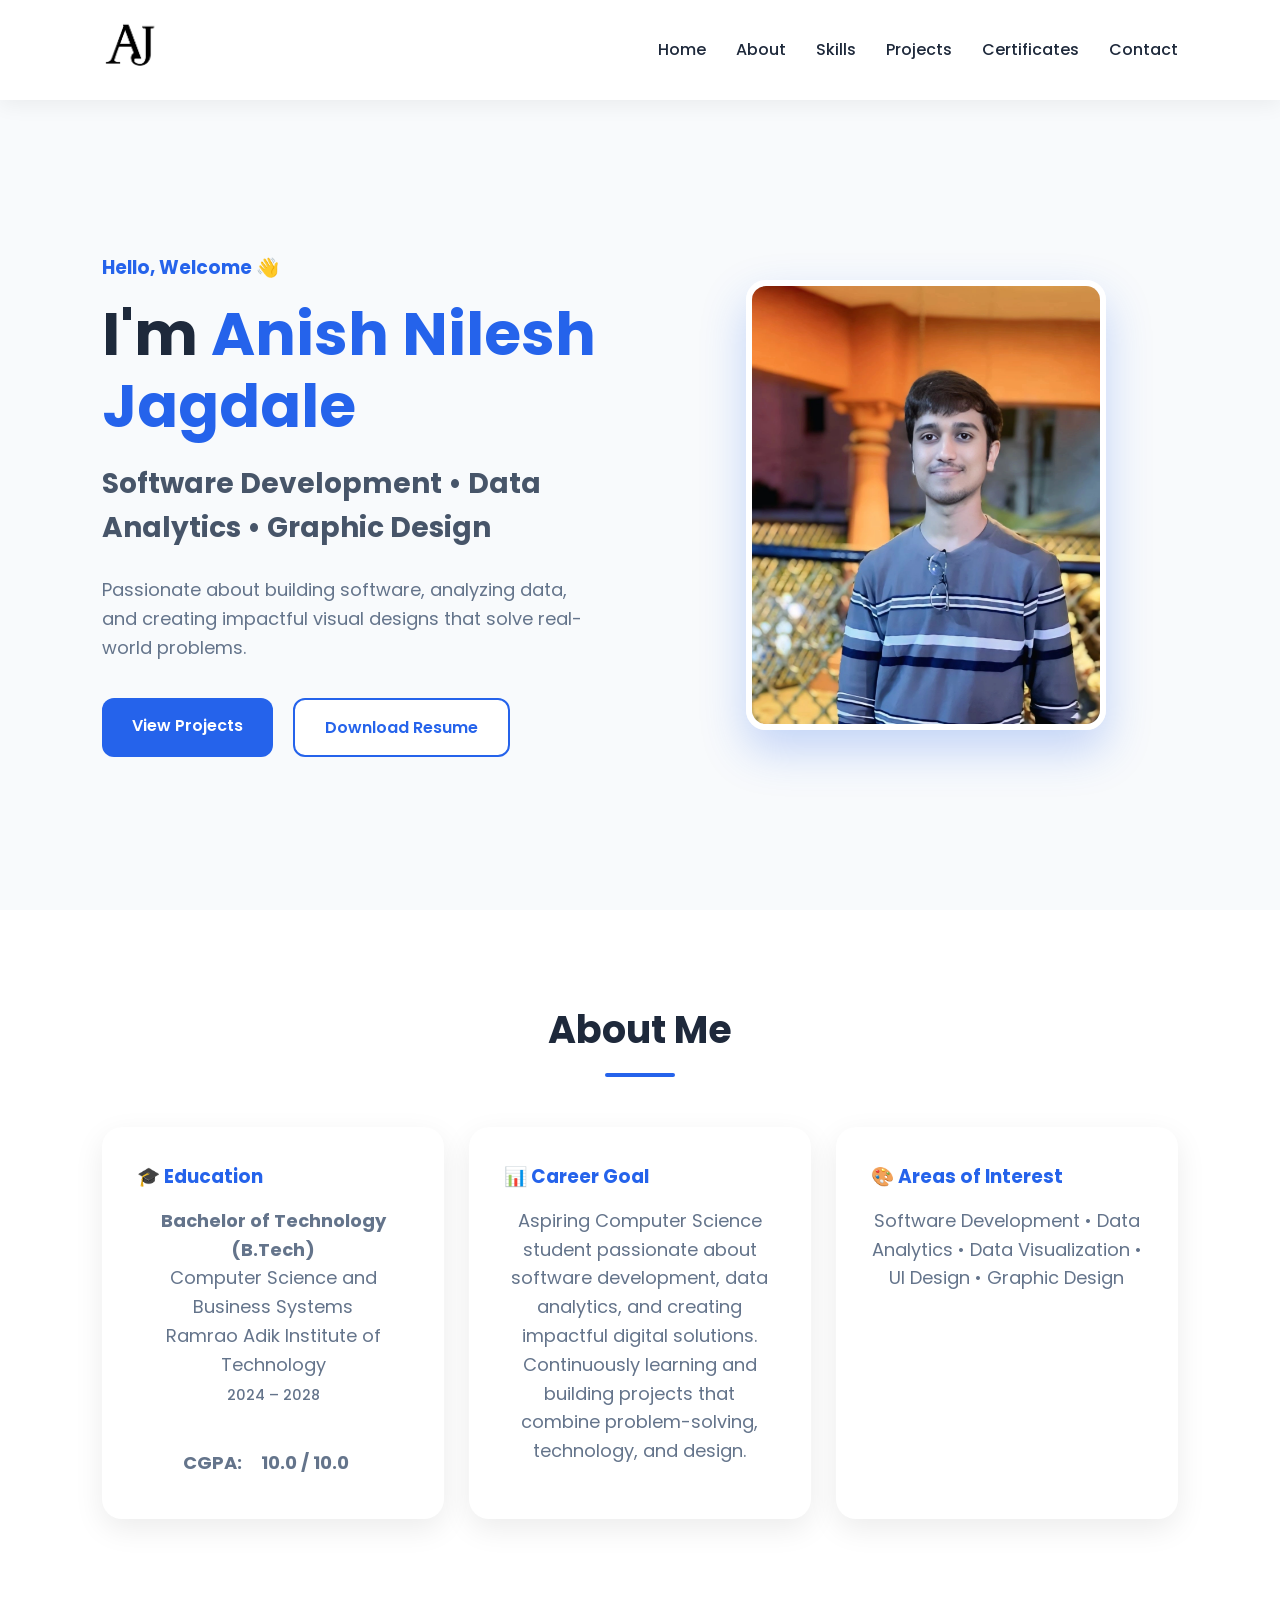
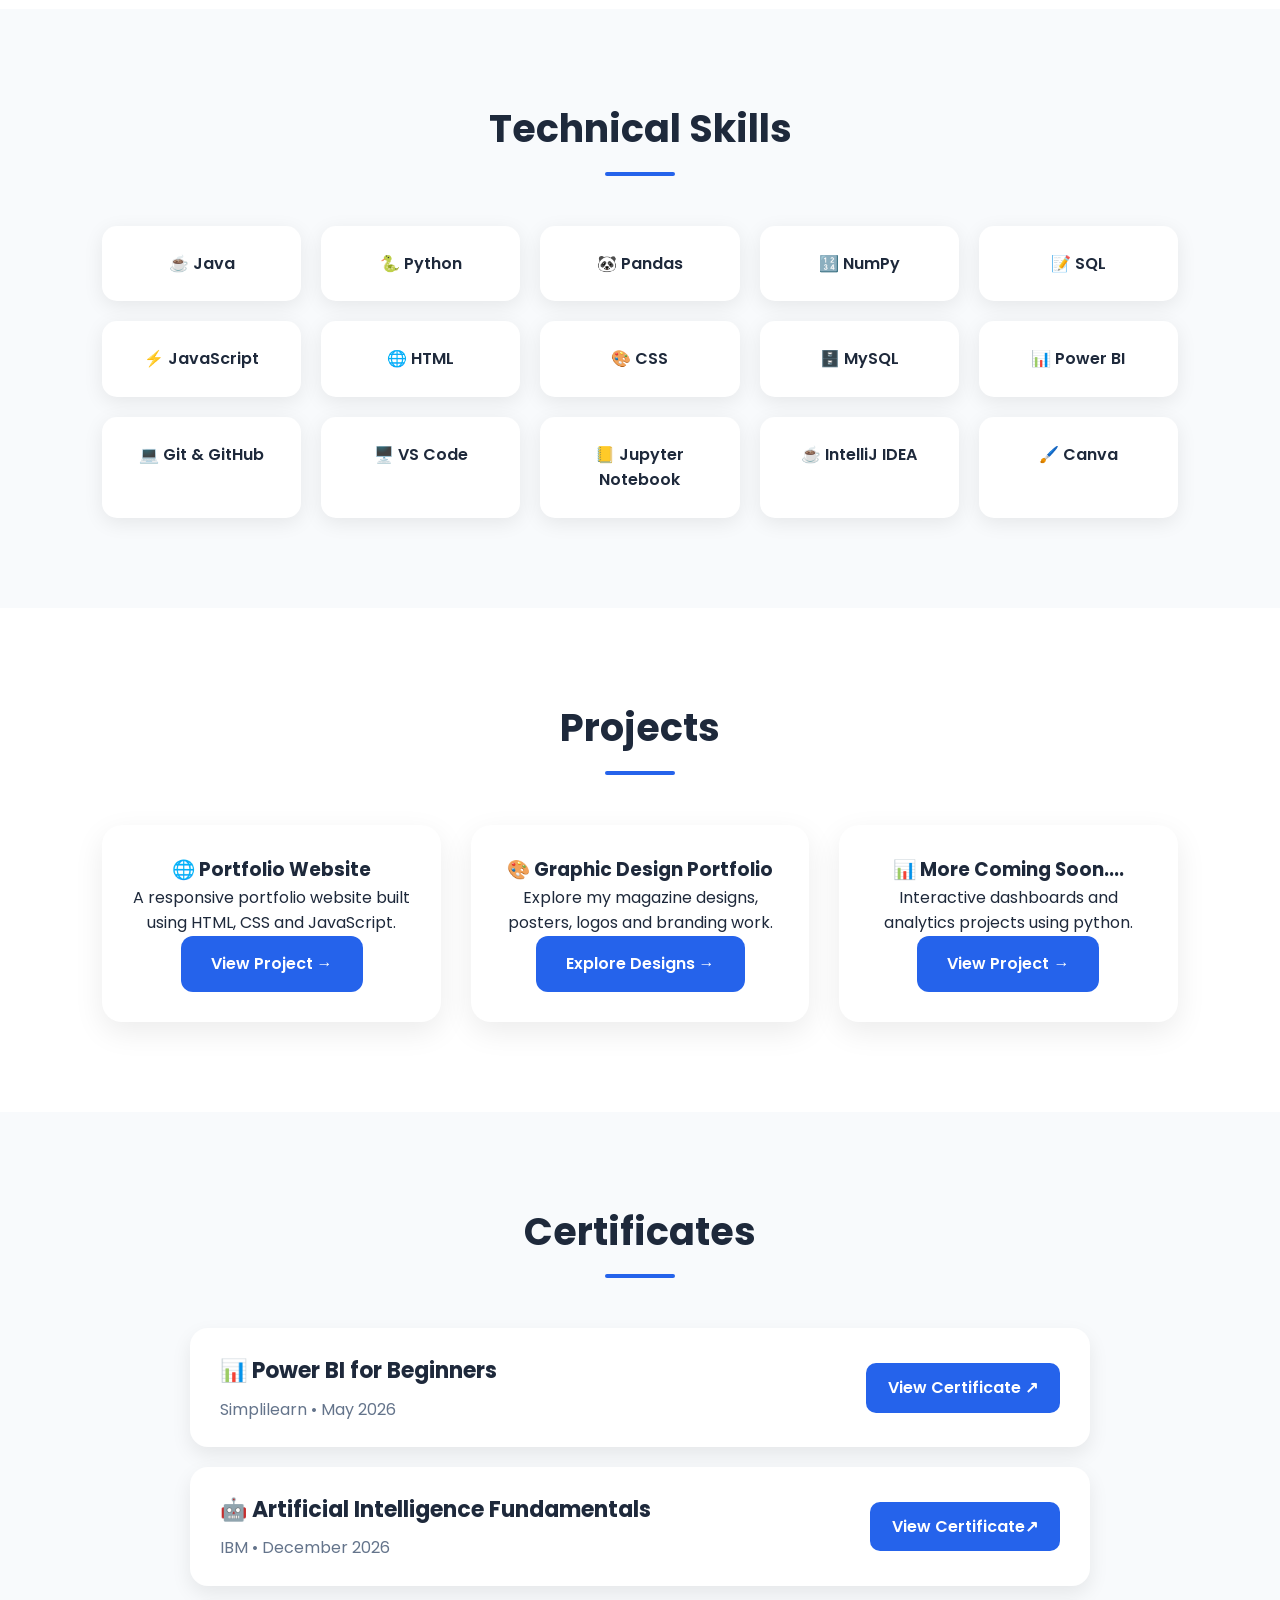
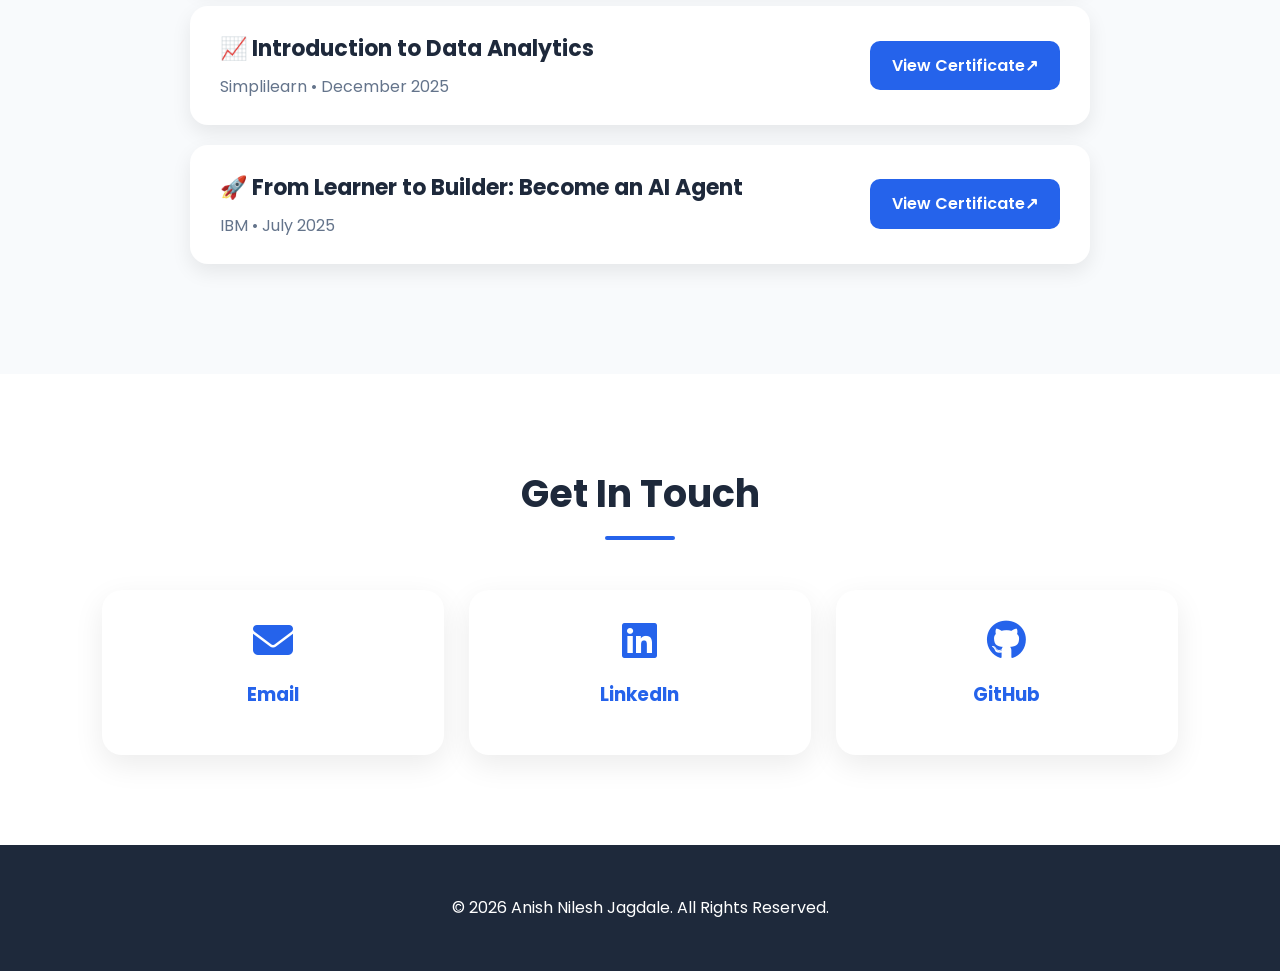
<file: index.html>
<!DOCTYPE html>
<html lang="en">

<head>
    <meta charset="UTF-8">
    <meta name="viewport" content="width=device-width, initial-scale=1.0">

    <title>Anish Jagdale | Portfolio</title>

    <link rel="stylesheet" href="style.css">

    <!-- Google Fonts -->
    <link rel="preconnect" href="https://fonts.googleapis.com">
    <link rel="preconnect" href="https://fonts.gstatic.com" crossorigin>
    <link href="https://fonts.googleapis.com/css2?family=Poppins:wght@300;400;500;600;700&display=swap" rel="stylesheet">
    <link rel="stylesheet"
href="https://cdnjs.cloudflare.com/ajax/libs/font-awesome/6.6.0/css/all.min.css">
</head>

<body>

    <!-- ================= NAVBAR ================= -->

    <header>

        <nav>
<a href="#home" class="logo">
    <img src="assets/images/logo.png" alt="Anish Logo">
</a>

            <ul>

                <li><a href="#home">Home</a></li>

                <li><a href="#about">About</a></li>

                <li><a href="#skills">Skills</a></li>

                <li><a href="#projects">Projects</a></li>

                <li><a href="#certificates">Certificates</a></li>

                <li><a href="#contact">Contact</a></li>

            </ul>

        </nav>

    </header>



    <!-- ================= HERO ================= -->

    <section id="home" class="hero">

        <div class="hero-text">

            <h3>Hello, Welcome 👋</h3>

            <h1>
                I'm
                <span>Anish Nilesh Jagdale</span>
            </h1>

<h2>
    Software Development • Data Analytics • Graphic Design
</h2>

<p>
    Passionate about building software, analyzing data, and creating impactful visual designs that solve real-world problems.
</p>

            <div class="hero-buttons">

                   <a href="#projects" class="btn">
        View Projects
    </a>

    <a href="assets/resume.pdf"
       class="btn secondary-btn"
       download>
        Download Resume
    </a>

            </div>

        </div>



        <div class="hero-image">

            <img src="assets/images/profile.webp"
                 alt="Anish Jagdale">

        </div>

    </section>



    <!-- ================= ABOUT ================= -->

<section id="about" class="about">

    <h2 class="section-title">About Me</h2>

    <div class="about-container">

        <!-- Education -->
<div class="about-card">
    <h3>🎓 Education</h3>

    <p>
        <strong>Bachelor of Technology (B.Tech)</strong><br>
        Computer Science and Business Systems<br>
        Ramrao Adik Institute of Technology<br>
        <span class="edu-year">2024 – 2028</span><br><br>

        <strong>CGPA:</strong>
        <span class="cgpa-highlight">10.0 / 10.0</span>
    </p>
</div>

        <!-- Career Goal -->
        <div class="about-card">
            <h3>📊 Career Goal</h3>
            <p>
                Aspiring Computer Science student passionate about software development,
                data analytics, and creating impactful digital solutions. Continuously
                learning and building projects that combine problem-solving,
                technology, and design.
            </p>
        </div>

        <!-- Interests -->
        <div class="about-card">
            <h3>🎨 Areas of Interest</h3>
            <p>
                Software Development • Data Analytics • Data Visualization • UI Design • Graphic Design
            </p>
        </div>

    </div>

</section>



    <!-- ================= SKILLS ================= -->

<!-- Skills Section -->
<section id="skills" class="skills">

    <h2 class="section-title">Technical Skills</h2>

    <div class="skill-grid">

<div class="skill-card">☕ Java</div>
<div class="skill-card">🐍 Python</div>
<div class="skill-card">🐼 Pandas</div>
<div class="skill-card">🔢 NumPy</div>
<div class="skill-card">📝 SQL</div>
<div class="skill-card">⚡ JavaScript</div>
<div class="skill-card">🌐 HTML</div>
<div class="skill-card">🎨 CSS</div>
<div class="skill-card">🗄️ MySQL</div>
<div class="skill-card">📊 Power BI</div>
<div class="skill-card">💻 Git & GitHub</div>
<div class="skill-card">🖥️ VS Code</div>
<div class="skill-card">📒 Jupyter Notebook</div>
<div class="skill-card">☕ IntelliJ IDEA</div>
<div class="skill-card">🖌️ Canva</div>

    </div>

</section>



    <!-- ================= PROJECTS ================= -->

<section id="projects" class="projects">

    <h2 class="section-title">Projects</h2>

    <div class="project-grid">

        <div class="project-card">

            <h3>🌐 Portfolio Website</h3>

            <p>
                A responsive portfolio website built using HTML, CSS and JavaScript.
            </p>

            <a href="portfolio-website.html" class="btn">
                View Project →
            </a>

        </div>

        <div class="project-card">

            <h3>🎨 Graphic Design Portfolio</h3>

            <p>
                Explore my magazine designs, posters, logos and branding work.
            </p>

            <a href="Graphic.html" class="btn">
                Explore Designs →
            </a>

        </div>

        <div class="project-card">

            <h3>📊 More Coming Soon....</h3>

            <p>
                Interactive dashboards and analytics projects using python.
            </p>

            <a href="data-analytics.html" class="btn">
                View Project →
            </a>

        </div>

    </div>

</section>



    <!-- ================= CERTIFICATES ================= -->

<section id="certificates" class="certificates">

    <h2 class="section-title">Certificates</h2>

    <div class="certificate-list">

        <div class="certificate-item">

            <div class="certificate-info">
                <h3>📊 Power BI for Beginners</h3>
                <p>Simplilearn • May 2026</p>
            </div>

            <a href="assets/certificates/power-bi-for-beginners.pdf"
               target="_blank"
               class="certificate-btn">
                View Certificate ↗
            </a>

        </div>

        <div class="certificate-item">

            <div class="certificate-info">
                <h3>🤖 Artificial Intelligence Fundamentals</h3>
                <p>IBM • December 2026</p>
            </div>

            <a href="assets/certificates/artificial-intelligence-fundamentals.pdf"
               target="_blank"
               class="certificate-btn">
                View Certificate↗
            </a>

        </div>

        <div class="certificate-item">

            <div class="certificate-info">
                <h3>📈 Introduction to Data Analytics</h3>
                <p>Simplilearn • December 2025</p>
            </div>

            <a href="assets/certificates/introduction-to-data-analytics.pdf"
               target="_blank"
               class="certificate-btn">
                View Certificate↗
            </a>

        </div>

        <div class="certificate-item">

            <div class="certificate-info">
                <h3>🚀 From Learner to Builder: Become an AI Agent</h3>
                <p>IBM • July 2025</p>
            </div>

            <a href="assets/certificates/ai-agent.pdf"
               target="_blank"
               class="certificate-btn">
                View Certificate↗
            </a>

        </div>

    </div>

</section>


    <!-- ================= CONTACT ================= -->

<section id="contact" class="contact">

    <h2 class="section-title">Get In Touch</h2>

    <div class="contact-container">

<div class="contact-card">

    <a href="mailto:anishjagdale11@gmail.com" class="contact-link">

        <i class="fas fa-envelope"></i>

        <h3>Email</h3>

    </a>

</div>
<div class="contact-card">

    <a href="https://www.linkedin.com/in/anishjagdale2442" 
       target="_blank"
       class="contact-link">

        <i class="fab fa-linkedin"></i>

        <h3>LinkedIn</h3>

    </a>

</div>


<div class="contact-card">

    <a href="https://github.com/AnishJagdale" 
       target="_blank"
       class="contact-link">

        <i class="fab fa-github"></i>

        <h3>GitHub</h3>

    </a>

</div>

    </div>

</section>



    <!-- ================= FOOTER ================= -->

    <footer>

        <p>

            © 2026 Anish Nilesh Jagdale. All Rights Reserved.

        </p>

    </footer>



    <script src="script.js"></script>

</body>

</html>
</file>
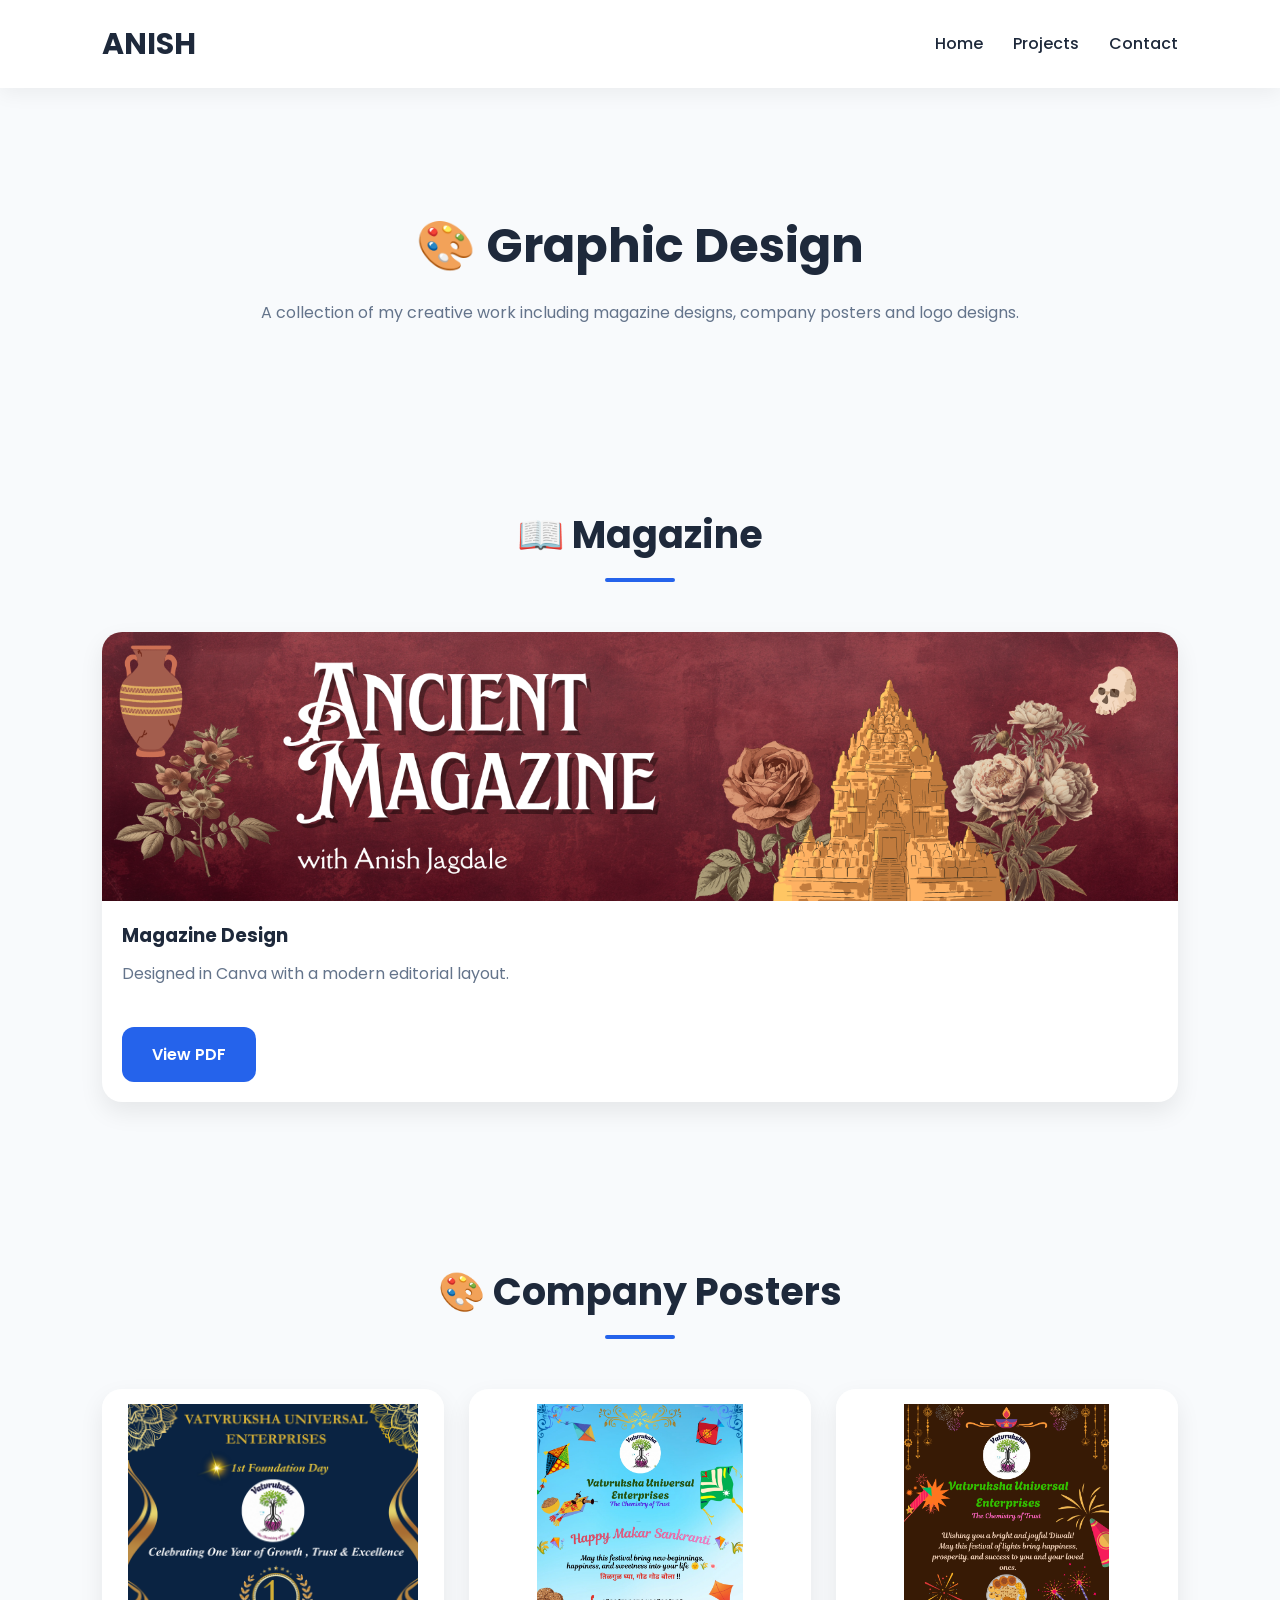
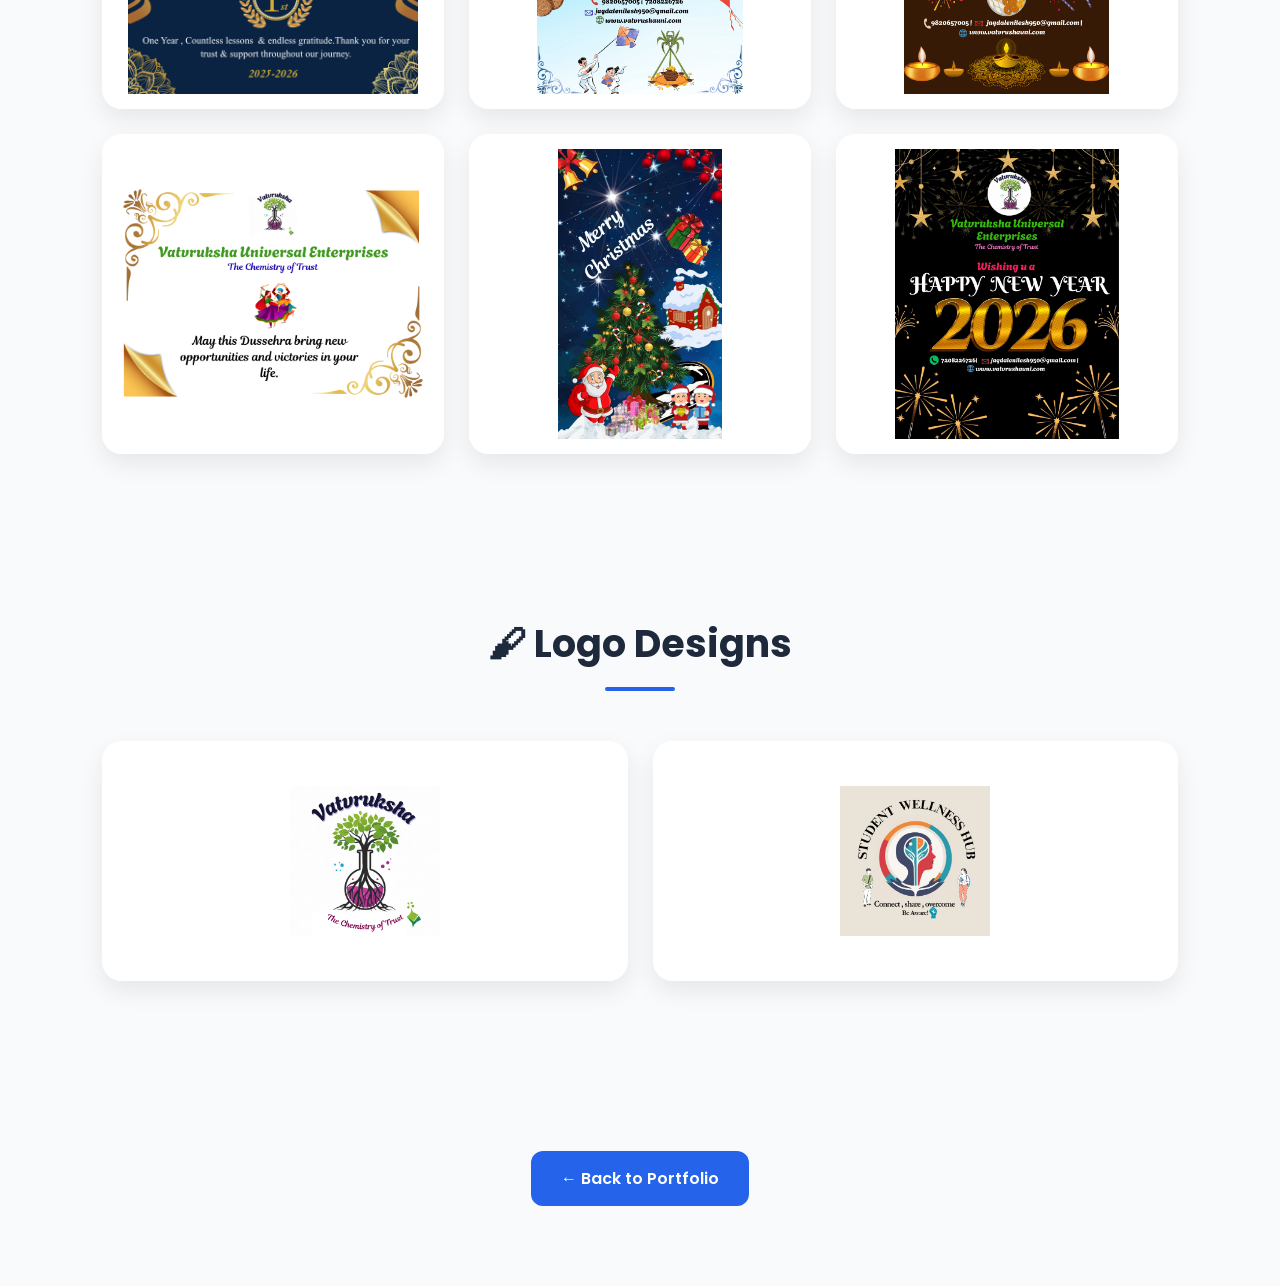
<file: Graphic.html>
<!DOCTYPE html>
<html lang="en">

<head>

    <meta charset="UTF-8">
    <meta name="viewport" content="width=device-width, initial-scale=1.0">

    <title>Graphic Design | Anish Jagdale</title>

    <link rel="stylesheet" href="style.css">

</head>

<body>

<!-- ================= HEADER ================= -->

<header>

    <nav>

        <a href="index.html" class="logo">
            <h2>ANISH</h2>
        </a>

        <ul>
            <li><a href="index.html">Home</a></li>
            <li><a href="index.html#projects">Projects</a></li>
            <li><a href="index.html#contact">Contact</a></li>
        </ul>

    </nav>

</header>


<!-- ================= PAGE TITLE ================= -->

<section class="project-page">

    <h1>🎨 Graphic Design </h1>

    <p class="subtitle">
        A collection of my creative work including magazine designs,
        company posters and logo designs.
    </p>

</section>


<!-- ================= MAGAZINE ================= -->

<section class="gallery">

    <h2 class="section-title">📖 Magazine</h2>

    <div class="design-card">

        <img src="assets/images/magazine-cover.png"
             class="magazine-img"
             alt="Magazine Cover">

        <h3>Magazine Design</h3>

        <p>
            Designed in Canva with a modern editorial layout.
        </p>

        <a href="assets/pdf/magazine.pdf"
           target="_blank"
           class="btn">

            View PDF

        </a>

    </div>

</section>


<!-- ================= COMPANY POSTERS ================= -->

<section class="gallery">

    <h2 class="section-title">🎨 Company Posters</h2>

    <div class="gallery-grid">

        <div class="design-card">

            <div class="poster-box">

                <img src="assets/images/poster1.jpg"
                     class="poster-img"
                     alt="Poster 1">

            </div>

        </div>


        <div class="design-card">

            <div class="poster-box">

                <img src="assets/images/poster2.jpg"
                     class="poster-img"
                     alt="Poster 2">

            </div>

        </div>


        <div class="design-card">

            <div class="poster-box">

                <img src="assets/images/poster3.png"
                     class="poster-img"
                     alt="Poster 3">

            </div>

        </div>


        <div class="design-card">

            <div class="poster-box">

                <img src="assets/images/poster4.png"
                     class="poster-img"
                     alt="Poster 4">

            </div>

        </div>

        <div class="design-card">

    <div class="poster-box">

        <img src="assets/images/poster5.jpg"
             class="poster-img"
             alt="Poster 5">

    </div>

</div>

        <div class="design-card">

    <div class="poster-box">

        <img src="assets/images/poster6.jpg"
             class="poster-img"
             alt="Poster 6">

    </div>

</div>

    </div>

</section>


<!-- ================= LOGO DESIGNS ================= -->

<section class="gallery">

    <h2 class="section-title">🖌 Logo Designs</h2>

    <div class="gallery-grid">

        <div class="design-card">

            <div class="logo-box">

                <img src="assets/images/logo1.jpg"
                     class="logo-img"
                     alt="Company Logo">

            </div>

        </div>


        <div class="design-card">

            <div class="logo-box">

                <img src="assets/images/logo2.jpeg"
                     class="logo-img"
                     alt="NGO Logo">

            </div>

        </div>

    </div>

</section>


<!-- ================= BACK BUTTON ================= -->

<section class="back-btn">

    <a href="index.html" class="btn">

        ← Back to Portfolio

    </a>

</section>

</body>

</html>
</file>
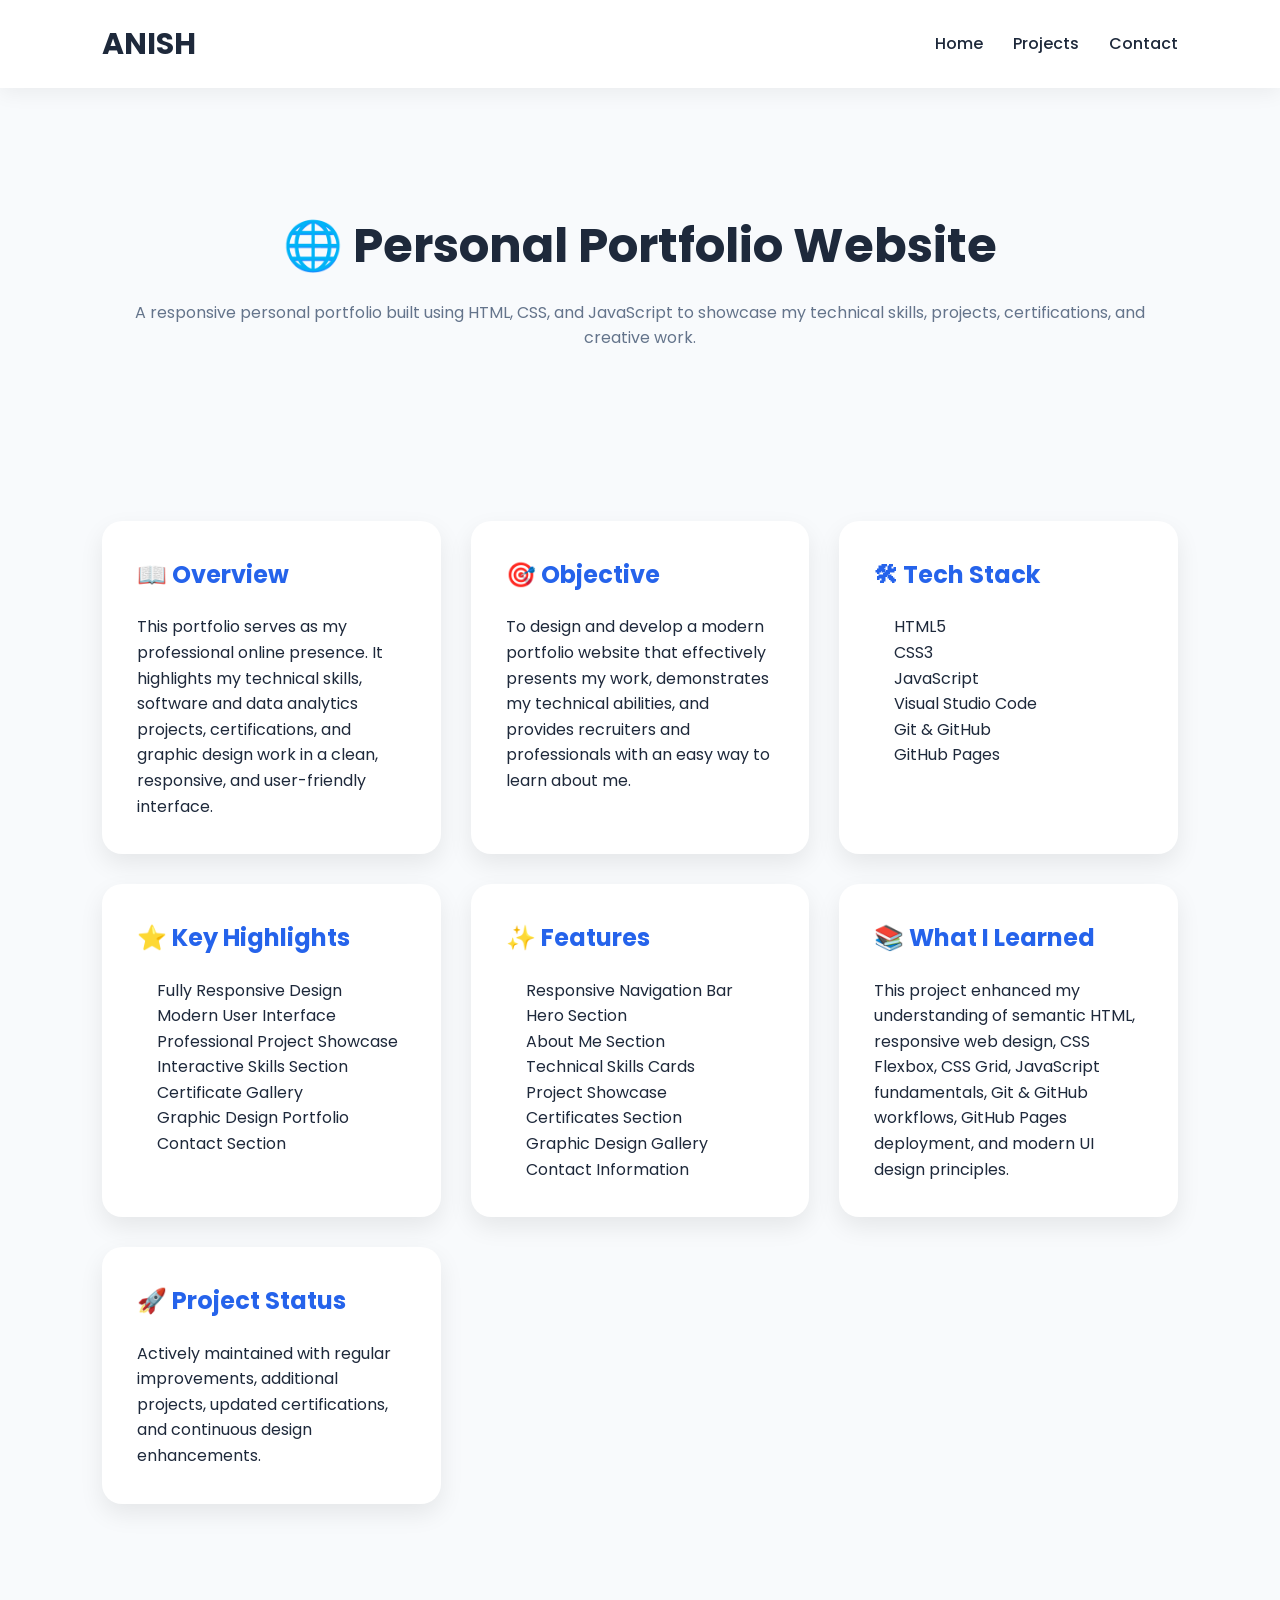
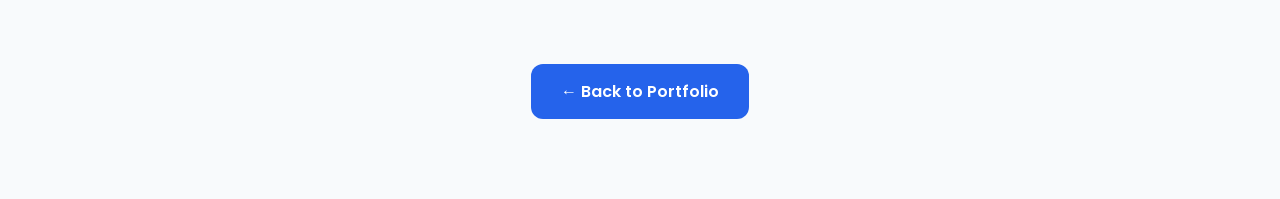
<file: portfolio-website.html>
<!DOCTYPE html>
<html lang="en">

<head>

    <meta charset="UTF-8">

    <meta name="viewport" content="width=device-width, initial-scale=1.0">

    <title>Portfolio Website | Anish Jagdale</title>

    <link rel="stylesheet" href="style.css">

</head>

<body>

<header>

    <nav>

        <a href="index.html" class="logo">
            <h2>ANISH</h2>
        </a>

        <ul>

            <li><a href="index.html">Home</a></li>

            <li><a href="index.html#projects">Projects</a></li>

            <li><a href="index.html#contact">Contact</a></li>

        </ul>

    </nav>

</header>


<!-- Hero -->

<section class="project-page">

    <h1>🌐 Personal Portfolio Website</h1>

    <p class="subtitle">
        A responsive personal portfolio built using HTML, CSS, and JavaScript to showcase my technical skills, projects, certifications, and creative work.
    </p>

</section>


<!-- Project Details -->

<section class="project-content">

    <!-- Overview -->
    <div class="detail-card">

        <h2>📖 Overview</h2>

        <p>
            This portfolio serves as my professional online presence. It highlights my technical skills, software and data analytics projects, certifications, and graphic design work in a clean, responsive, and user-friendly interface.
        </p>

    </div>


    <!-- Objective -->
    <div class="detail-card">

        <h2>🎯 Objective</h2>

        <p>
            To design and develop a modern portfolio website that effectively presents my work, demonstrates my technical abilities, and provides recruiters and professionals with an easy way to learn about me.
        </p>

    </div>


    <!-- Tech Stack -->
    <div class="detail-card">

        <h2>🛠 Tech Stack</h2>

        <ul>

            <li>HTML5</li>
            <li>CSS3</li>
            <li>JavaScript</li>
            <li>Visual Studio Code</li>
            <li>Git & GitHub</li>
            <li>GitHub Pages</li>

        </ul>

    </div>


    <!-- Key Highlights -->
    <div class="detail-card">

        <h2>⭐ Key Highlights</h2>

        <ul>

            <li>Fully Responsive Design</li>
            <li>Modern User Interface</li>
            <li>Professional Project Showcase</li>
            <li>Interactive Skills Section</li>
            <li>Certificate Gallery</li>
            <li>Graphic Design Portfolio</li>
            <li>Contact Section</li>

        </ul>

    </div>


    <!-- Features -->
    <div class="detail-card">

        <h2>✨ Features</h2>

        <ul>

            <li>Responsive Navigation Bar</li>
            <li>Hero Section</li>
            <li>About Me Section</li>
            <li>Technical Skills Cards</li>
            <li>Project Showcase</li>
            <li>Certificates Section</li>
            <li>Graphic Design Gallery</li>
            <li>Contact Information</li>

        </ul>

    </div>


    <!-- Learning -->
    <div class="detail-card">

        <h2>📚 What I Learned</h2>

        <p>
            This project enhanced my understanding of semantic HTML, responsive web design, CSS Flexbox, CSS Grid, JavaScript fundamentals, Git & GitHub workflows, GitHub Pages deployment, and modern UI design principles.
        </p>

    </div>


    <!-- Status -->
    <div class="detail-card">

        <h2>🚀 Project Status</h2>

        <p>
            Actively maintained with regular improvements, additional projects, updated certifications, and continuous design enhancements.
        </p>

    </div>

</section>


<!-- Back Button -->

<section class="back-btn">

    <a href="index.html" class="btn">

        ← Back to Portfolio

    </a>

</section>

</body>

</html>
</file>
<file: style.css>
/* =========================================================
   GOOGLE FONT
========================================================= */

@import url('https://fonts.googleapis.com/css2?family=Poppins:wght@300;400;500;600;700&display=swap');


/* =========================================================
   RESET
========================================================= */

*{
    margin:0;
    padding:0;
    box-sizing:border-box;
    scroll-behavior:smooth;
}

body{
    font-family:'Poppins',sans-serif;
    background:#F8FAFC;
    color:#1E293B;
    line-height:1.6;
}

img{
    max-width:100%;
    display:block;
}

a{
    text-decoration:none;
}

ul{
    list-style:none;
}

section{
    padding:90px 8%;
}

.section-title{
    font-size:38px;
    text-align:center;
    margin-bottom:50px;
    color:#1E293B;
}

.section-title::after{

    content:"";

    display:block;

    width:70px;

    height:4px;

    background:#2563EB;

    margin:12px auto 0;

    border-radius:20px;

}


/* =========================================================
   NAVBAR
========================================================= */

.logo img {
    width: 60px;
    height: 60px;
    object-fit: contain;
}

header{

    position:sticky;
    top:0;
    z-index:1000;

}

nav{

    display:flex;
    justify-content:space-between;
    align-items:center;

    padding:20px 8%;

    background:rgba(255,255,255,.95);

    backdrop-filter:blur(10px);

    box-shadow:0 5px 20px rgba(0,0,0,.06);

}

.logo{

    color:#1E293B;
    font-weight:700;

}

.logo h2{

    font-size:30px;

}

nav ul{

    display:flex;

    gap:30px;

}

nav ul li a{

    color:#1E293B;

    font-weight:500;

    transition:.3s;

}

nav ul li a:hover{

    color:#2563EB;

}


/* =========================================================
   HERO
========================================================= */

.hero{

    display:flex;

    justify-content:space-between;

    align-items:center;

    gap:70px;

    min-height:90vh;

}

.hero-text{

    flex:1;

}

.hero-text h3{

    color:#2563EB;

    margin-bottom:15px;

}

.hero-text h1{

    font-size:60px;

    line-height:1.2;

}

.hero-text span{

    color:#2563EB;

}

.hero-text h2{

    margin-top:20px;

    font-size:28px;

    color:#475569;

}

.hero-text p{

    margin-top:25px;

    font-size:18px;

    color:#64748B;

    max-width:600px;

}

.hero-buttons{

    margin-top:35px;

    display:flex;

    gap:20px;

}

.btn{

    display:inline-block;

    padding:15px 30px;

    border-radius:12px;

    background:#2563EB;

    color:white;

    font-weight:600;

    transition:.3s;

}

.btn:hover{

    transform:translateY(-3px);

    background:#1D4ED8;

}

.secondary-btn{

    background:white;

    color:#2563EB;

    border:2px solid #2563EB;

}

.secondary-btn:hover{

    background:#2563EB;

    color:white;

}

.hero-image{

    flex:1;

    display:flex;

    justify-content:center;

}

.hero-image img{

    width:360px;

    height:450px;

    object-fit:cover;

    border-radius:20px;

    border:6px solid white;

    box-shadow:0 20px 45px rgba(37,99,235,.25);

    transition:.4s;

}

.hero-image img:hover{

    transform:translateY(-8px);

    box-shadow:0 30px 60px rgba(37,99,235,.25);

}


/* =========================================================
   ABOUT
========================================================= */

.about{

    background:white;

}

.about p{

    max-width:900px;

    margin:auto;

    text-align:center;

    font-size:18px;

    color:#64748B;

}

.about-container{

    display:grid;

    grid-template-columns:repeat(auto-fit,minmax(280px,1fr));

    gap:25px;

}

.about-card{

    background:white;

    padding:35px;

    border-radius:20px;

    box-shadow:0 10px 30px rgba(0,0,0,.08);

    transition:.35s ease;

}

.about-card:hover{

    transform:translateY(-10px);

    box-shadow:0 18px 35px rgba(37,99,235,.15);

}

.about-card h3{

    margin-bottom:15px;

    color:#2563EB;

}


/* =========================================================
   SKILLS
========================================================= */

.skills{

    background:#F8FAFC;

}

.skill-grid{

    display:grid;

    grid-template-columns:repeat(auto-fit,minmax(180px,1fr));

    gap:20px;

}

.skill-card{

    background:white;

    padding:25px;

    border-radius:15px;

    text-align:center;

    font-weight:600;

    box-shadow:0 5px 20px rgba(0,0,0,.08);

    transition:.35s ease;

}

.skill-card:hover{

    transform:translateY(-10px);

    box-shadow:0 18px 35px rgba(37,99,235,.15);

    color:#2563EB;

}


/* =========================================================
   PROJECTS
========================================================= */

.projects{

    background:white;

    text-align:center;

}

.project-grid{

    display:grid;

    grid-template-columns:repeat(auto-fit,minmax(300px,1fr));

    gap:30px;

}

.project-card{

    background:white;

    padding:30px;

    border-radius:20px;

    box-shadow:0 10px 30px rgba(0,0,0,.08);

    transition:.35s ease;

}

.project-card:hover{

    transform:translateY(-10px);

    box-shadow:0 18px 35px rgba(37,99,235,.15);

}


/* =========================================================
   CONTACT
========================================================= */

.contact{

    background:white;

}

.contact-container{

    display:grid;

    grid-template-columns:repeat(auto-fit,minmax(250px,1fr));

    gap:25px;

}

.contact-card{

    background:white;

    padding:30px;

    border-radius:20px;

    text-align:center;

    box-shadow:0 10px 30px rgba(0,0,0,.08);

    transition:.35s ease;

}

.contact-card:hover{

    transform:translateY(-10px);

    box-shadow:0 18px 35px rgba(37,99,235,.15);

}

.contact-card i{

    font-size:40px;

    color:#2563EB;

    margin-bottom:20px;

}

.contact-card h3{

    color:#2563EB;

    margin-bottom:15px;

}


/* =========================================================
   FOOTER
========================================================= */

footer{

    background:#1E293B;

    color:white;

    text-align:center;

    padding:40px 20px;

}

footer p{

    margin:10px 0;

}

/* =========================================================
   PROJECT DETAILS PAGE
========================================================= */

.project-page{

    text-align:center;

    padding:120px 8% 60px;

}

.project-page h1{

    font-size:48px;

    margin-bottom:15px;

}

.subtitle{

    color:#64748B;

    margin-bottom:40px;

}

.project-page img{

    width:90%;

    max-width:1000px;

    border-radius:20px;

    box-shadow:0 15px 40px rgba(0,0,0,.12);

}

.project-content{

    display:grid;

    grid-template-columns:repeat(auto-fit,minmax(320px,1fr));

    gap:30px;

    padding:70px 8%;

}

.detail-card{

    background:white;

    padding:35px;

    border-radius:20px;

    box-shadow:0 10px 25px rgba(0,0,0,.08);

    transition:.35s ease;

}

.detail-card:hover{

    transform:translateY(-8px);

    box-shadow:0 18px 35px rgba(37,99,235,.15);

}

.detail-card h2{

    color:#2563EB;

    margin-bottom:20px;

}

.detail-card ul{

    padding-left:20px;

}


/* =========================================================
   GALLERY
========================================================= */

.gallery{

    padding:80px 8%;

}

.gallery-grid{

    display:grid;

    grid-template-columns:repeat(auto-fit,minmax(320px,1fr));

    gap:25px;

}


/* =========================================================
   DESIGN CARD
========================================================= */

.design-card{

    background:white;

    border-radius:20px;

    overflow:hidden;

    box-shadow:0 10px 25px rgba(0,0,0,.08);

    transition:.35s ease;

}

.design-card:hover{

    transform:translateY(-8px);

    box-shadow:0 18px 35px rgba(37,99,235,.15);

}

.design-card h3{

    padding:20px 20px 10px;

}

.design-card p{

    padding:0 20px 20px;

    color:#64748B;

}

.design-card .btn{

    margin:20px;

    display:inline-block;

}


/* =========================================================
   MAGAZINE IMAGE
   (Shows full magazine cover)
========================================================= */

.magazine-img{

    width:100%;

    height:auto;

    display:block;

}


/* =========================================================
   POSTERS
   (Centers posters if some are shorter)
========================================================= */

.poster-box{

    height:320px;

    display:flex;

    justify-content:center;

    align-items:center;

    padding:15px;

    background:white;

}

.poster-img{

    max-width:100%;

    max-height:100%;

    object-fit:contain;

}


/* =========================================================
   LOGOS
   (Smaller company & NGO logos)
========================================================= */

.logo-box{

    height:240px;

    display:flex;

    justify-content:center;

    align-items:center;

    background:white;

}

.logo-img{

    width:150px;

    height:150px;

    object-fit:contain;

}


/* =========================================================
   DEFAULT IMAGE
   (Used for any other gallery image)
========================================================= */

.design-card img:not(.magazine-img):not(.poster-img):not(.logo-img){

    width:100%;

    display:block;

    object-fit:cover;

}


/* =========================================================
   BACK BUTTON
========================================================= */

.back-btn{

    text-align:center;

    padding-bottom:80px;

}

/* =========================================================
   CERTIFICATES
========================================================= */

.certificates{

    background:#F8FAFC;

}

.certificate-list{

    max-width:900px;

    margin:auto;

}

.certificate-item{

    background:white;

    display:flex;

    justify-content:space-between;

    align-items:center;

    padding:25px 30px;

    margin-bottom:20px;

    border-radius:18px;

    box-shadow:0 8px 20px rgba(0,0,0,.08);

    transition:.35s ease;

}

.certificate-item:hover{

    transform:translateY(-5px);

    box-shadow:0 18px 35px rgba(37,99,235,.15);

}

.certificate-info h3{

    font-size:22px;

    color:#1E293B;

    margin-bottom:8px;

}

.certificate-info p{

    color:#64748B;

    font-size:16px;

}

.certificate-btn{

    background:#2563EB;

    color:white;

    padding:12px 22px;

    border-radius:10px;

    font-weight:600;

    transition:.3s;

}

.certificate-btn:hover{

    background:#1D4ED8;

}


/* =========================================================
   CONTACT LINKS
========================================================= */

.contact-link{

    display:flex;

    flex-direction:column;

    align-items:center;

    color:#1E293B;

    transition:.3s;

}

.contact-link:hover{

    color:#2563EB;

}

.contact-link i{

    color:#2563EB;

}

.contact-link p{

    color:#64748B;

    margin-top:5px;

}


/* =========================================================
   MOBILE RESPONSIVE
========================================================= */

@media (max-width:768px){

/* ---------- Sections ---------- */

section{

    padding:60px 5%;

}

/* ---------- Navbar ---------- */

nav{

    flex-direction:column;

    gap:15px;

    padding:15px 5%;

}

nav ul{

    flex-wrap:wrap;

    justify-content:center;

    gap:15px;

}

nav ul li a{

    font-size:14px;

}

/* ---------- Hero ---------- */

.hero{

    flex-direction:column-reverse;

    text-align:center;

    gap:40px;

}

.hero-text h1{

    font-size:38px;

}

.hero-text h2{

    font-size:22px;

}

.hero-text p{

    font-size:16px;

}

.hero-buttons{

    flex-direction:column;

    align-items:center;

}

.btn{

    width:100%;

    max-width:300px;

    text-align:center;

}

/* ---------- Hero Image ---------- */

.hero-image img{

    width:260px;

    height:320px;

}

/* ---------- Section Title ---------- */

.section-title{

    font-size:30px;

}

/* ---------- Cards ---------- */

.about-container,
.skill-grid,
.project-grid,
.contact-container{

    grid-template-columns:1fr;

}

.about-card,
.skill-card,
.project-card,
.contact-card{

    padding:25px;

}

/* ---------- Project Details ---------- */

.project-content{

    grid-template-columns:1fr;

}

/* ---------- Gallery ---------- */

.gallery{

    padding:60px 5%;

}

.gallery-grid{

    grid-template-columns:1fr;

}

/* Magazine */

.magazine-img{

    width:100%;

}

/* Posters */

.poster-box{

    height:250px;

}

.poster-img{

    max-width:100%;

    max-height:100%;

}

/* Logos */

.logo-box{

    height:180px;

}

.logo-img{

    width:120px;

    height:120px;

}

/* ---------- Certificates ---------- */

.certificate-item{

    flex-direction:column;

    align-items:flex-start;

    gap:20px;

    padding:22px;

}

.certificate-info h3{

    font-size:18px;

}

.certificate-btn{

    width:100%;

    text-align:center;

}

/* ---------- Footer ---------- */

footer{

    padding:30px 15px;

}

}

.edu-year{
    color: var(--light-gray);
    font-size: 0.9rem;
    font-weight: 500;
}

.cgpa-highlight{
    display:inline-block;
    margin-top:6px;
    padding:6px 14px;
    border-radius:20px;
    background:var(--orange-yellow-crayola);
    color:var(--smoky-black);
    font-weight:700;
}
</file>
